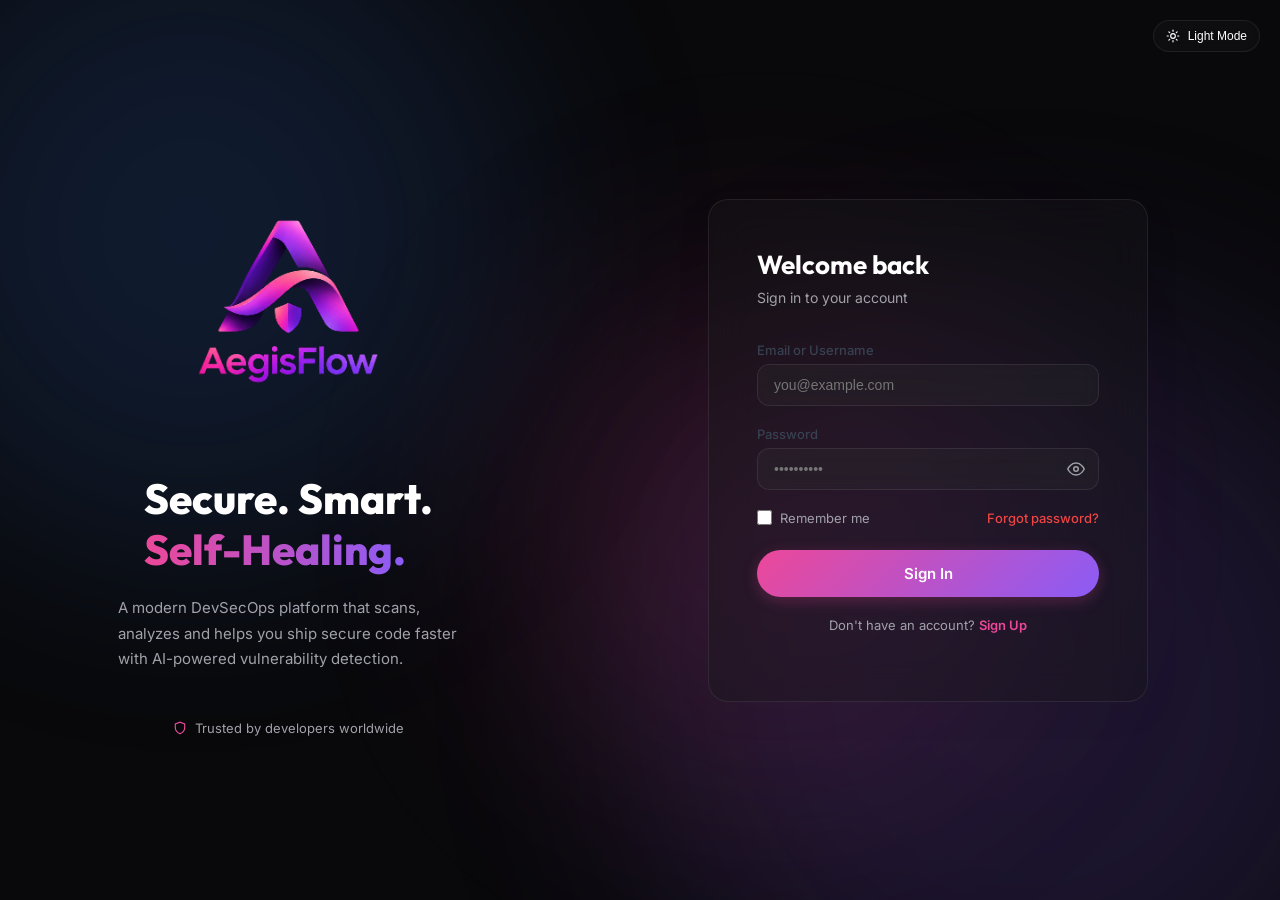
<file: frontend/login.html>
<!DOCTYPE html>
<html lang="en" data-theme="dark">
<head>
<meta charset="UTF-8">
<meta name="viewport" content="width=device-width, initial-scale=1.0">
<link href="https://fonts.googleapis.com/css2?family=Inter:wght@400;500;600;700;800&family=Outfit:wght@500;600;700&display=swap" rel="stylesheet">
<title>AegisFlow — Sign In</title>
<style>
*{margin:0;padding:0;box-sizing:border-box}
body{font-family: 'Inter', sans-serif; display: flex; min-height: 100vh; flex-direction: row; overflow-x: hidden;}
@media(max-width: 900px) { body { flex-direction: column; } .left, .right { padding: 40px 20px; flex: auto; width: 100%; } }
.left { flex: 0 0 45%; display: flex; flex-direction: column; align-items: center; justify-content: center; padding: 60px; position: relative; z-index: 10; }


.brand{display:flex;align-items:center;gap:12px;margin-bottom:40px;position:relative;z-index:1}
.brand-icon{width:44px;height:44px;background:linear-gradient(135deg,#06b6d4,#3b82f6);border-radius:10px;display:flex;align-items:center;justify-content:center;font-size:20px}
.brand-name{font-size:24px;font-weight:700;color:white}
.hero-title{font-size:42px;font-weight:800;color:white;line-height:1.2;margin-bottom:20px;position:relative;z-index:1}
.hero-title span{background:linear-gradient(90deg,#ec4899,#8b5cf6);-webkit-background-clip:text;-webkit-text-fill-color:transparent;background-clip:text}
.hero-desc{color:var(--text-muted);font-size:15px;line-height:1.7;margin-bottom:48px;position:relative;z-index:1;max-width:340px}
.shield-graphic{position:relative;z-index:1;margin-bottom:40px}
.shield-graphic svg{filter:drop-shadow(0 20px 40px rgba(6,182,212,0.3))}
.trust-badge{display:flex;align-items:center;gap:8px;color:var(--text-muted);font-size:13px;position:relative;z-index:1}
.trust-badge svg{color:#ec4899}
.right { flex: 1; display: flex; align-items: center; justify-content: center; padding: 60px 40px; z-index: 10; position: relative; }
.auth-card{background:white;border-radius:20px;padding:48px;width:100%;max-width:440px;box-shadow:0 4px 24px rgba(0,0,0,0.08)}
.card-title{font-size:26px;font-weight:700;color:#0f172a;margin-bottom:8px}
.card-sub{color:var(--text-muted);font-size:14px;margin-bottom:36px}
.form-group{margin-bottom:20px}
.form-label{display:block;font-size:13px;font-weight:500;color:#374151;margin-bottom:6px}
.form-input{width:100%;padding:12px 16px;border:1.5px solid #e5e7eb;border-radius:10px;font-size:14px;color:#0f172a;transition:all 0.2s;outline:none;background:#fafafa}
.form-input:focus{border-color:#ec4899;background:white;box-shadow:0 0 0 3px rgba(6,182,212,0.1)}
.input-wrap{position:relative}
.eye-btn{position:absolute;right:14px;top:50%;transform:translateY(-50%);background:none;border:none;cursor:pointer;color:var(--text-muted);display:flex;align-items:center}
.eye-btn:hover{color:#ec4899}
.row{display:flex;align-items:center;justify-content:space-between;margin-bottom:24px}
.checkbox-label{display:flex;align-items:center;gap:8px;font-size:13px;color:var(--text-muted);cursor:pointer}
.checkbox-label input{accent-color:#ec4899;width:15px;height:15px}
.forgot-link{font-size:13px;color:#ef4444;text-decoration:none;font-weight:500}
.forgot-link:hover{text-decoration:underline}
.btn-primary{width:100%;padding:14px;background:linear-gradient(135deg,#06b6d4 0%,#f97316 100%);color:white;border:none;border-radius:10px;font-size:15px;font-weight:600;cursor:pointer;transition:all 0.2s;margin-bottom:20px}
.btn-primary:hover{transform:translateY(-1px);box-shadow:0 8px 24px rgba(6,182,212,0.35)}
.btn-primary:active{transform:translateY(0)}
.btn-primary:disabled{opacity:0.7;cursor:not-allowed;transform:none}
.divider{text-align:center;color:var(--text-muted);font-size:13px;margin-bottom:20px}
.signup-link{text-align:center;font-size:14px;color:var(--text-muted)}
.signup-link a{color:#ec4899;font-weight:600;text-decoration:none}
.signup-link a:hover{text-decoration:underline}
.msg{padding:12px 16px;border-radius:8px;font-size:13px;margin-bottom:16px;display:none}
.msg.success{background:#dcfce7;color:#166534;border:1px solid #bbf7d0}
.msg.error{background:#fee2e2;color:#991b1b;border:1px solid #fca5a5}
.msg.info{background:#dbeafe;color:#1e40af;border:1px solid #bfdbfe}
.spinner{display:inline-block;width:16px;height:16px;border:2px solid rgba(255,255,255,0.3);border-top-color:white;border-radius:50%;animation:spin 0.8s linear infinite;margin-right:8px;vertical-align:middle}
@keyframes spin{to{transform:rotate(360deg)}}

/* ==============================================================
   PREMIUM GLASSMORPHIC THEME OVERRIDES
   ============================================================== */
:root {
  --bg: #09090b;
  --surface: rgba(24, 24, 27, 0.4);
  --surface-border: rgba(255, 255, 255, 0.08);
  --surface-hover: rgba(255, 255, 255, 0.05);
  --text-main: #ffffff;
  --text-muted: #a1a1aa;
  --text-secondary: #e4e4e7;
  --accent-primary: #8b5cf6;
  --accent-secondary: #ec4899;
  --accent-tertiary: #3b82f6;
  --glow-op: 0.15;
}

[data-theme="light"] {
  --bg: #f8fafc;
  --surface: rgba(255, 255, 255, 0.8);
  --surface-border: rgba(0, 0, 0, 0.05);
  --surface-hover: rgba(0, 0, 0, 0.02);
  --text-main: #0f172a;
  --text-muted: #64748b;
  --text-secondary: #334155;
  --glow-op: 0.1;
}

body{font-family: 'Inter', sans-serif;}

/* Ambient Glows */
.ambient-glow {
  position: fixed; border-radius: 50%; filter: blur(120px); z-index: -1;
  opacity: var(--glow-op); transition: opacity 0.4s ease; pointer-events: none;
}
.glow-1 { top: -10%; left: -10%; width: 50vw; height: 50vw; background: var(--accent-tertiary); }
.glow-2 { bottom: -20%; right: -10%; width: 60vw; height: 60vw; background: var(--accent-primary); }
.glow-3 { top: 30%; left: 40%; width: 40vw; height: 40vw; background: var(--accent-secondary); }

/* Overrides for index.html elements */
.sidebar, .topbar, .card, .stat-card, .toast, .notif-dropdown, .auth-card, .table-container, .code-editor-head {
  background: var(--surface) !important;
  backdrop-filter: blur(20px) !important;
  -webkit-backdrop-filter: blur(20px) !important;
  border-color: var(--surface-border) !important;
  color: var(--text-main) !important;
}

.card-head, .topbar, .sidebar-brand, .sidebar-user, .auth-card { border-color: var(--surface-border) !important; }
.topbar-left h1, .brand-name, .card-title, .user-name, .stat-value, .upload-title, .vuln-title, .info-value, .notif-head, .hero-title, .auth-card h1 { color: var(--text-main) !important; }
.topbar-left p, .nav-item, .card-sub, .upload-sub, .vuln-desc, .text-muted, .empty-title, .empty-sub, .stat-label, .profile-role, .profile-stat-label, .hero-desc, .auth-card p { color: var(--text-muted) !important; }

.nav-item:hover, .user-card:hover, .settings-item:hover, .history-table tr:hover td { background: var(--surface-hover) !important; }

/* Remove old dark mode classes to avoid conflicts */
body.dark-mode { background-color: var(--bg) !important; color: var(--text-main) !important; }

/* Buttons */
.btn-primary, .btn-teal, .btn-coral, .btn-green {
  border-radius: 9999px !important;
  border: none !important;
  background: linear-gradient(135deg, var(--accent-primary), var(--accent-secondary)) !important;
  color: white !important;
}
.btn-primary:hover, .btn-teal:hover, .btn-coral:hover, .btn-green:hover {
  background: linear-gradient(135deg, #7c3aed, #db2777) !important;
  box-shadow: 0 4px 15px rgba(236, 72, 153, 0.4) !important;
}

/* Text Inputs */
.search-box, .edit-input, select, .form-input {
  background: rgba(255, 255, 255, 0.03) !important;
  border-color: var(--surface-border) !important;
  color: var(--text-main) !important;
  backdrop-filter: blur(10px);
}
.search-box input, .form-input { color: var(--text-main) !important; }

/* History Table overrides */
.history-table th { background: rgba(0,0,0,0.05) !important; border-color: var(--surface-border) !important; color: var(--text-muted) !important; }
.history-table td { border-color: var(--surface-border) !important; color: var(--text-secondary) !important; }

/* Left Auth Section */
.left { flex: 0 0 45%; display: flex; flex-direction: column; align-items: center; justify-content: center; padding: 60px; position: relative; z-index: 10; }

</style>
  <link rel="stylesheet" href="theme.css">
</head>
<body>
  <!-- Theme Toggle -->
  <button id="themeToggle" onclick="toggleTheme()" style="position: absolute; top: 20px; right: 20px; z-index: 100; border: 1px solid var(--surface-border); background: var(--surface); padding: 8px 12px; border-radius: 9999px; color: var(--text-main); cursor: pointer; display: flex; align-items: center; gap: 8px; font-size: 12px; font-weight: 500; backdrop-filter: blur(10px);">
    <svg width="14" height="14" viewBox="0 0 24 24" fill="none" stroke="currentColor" stroke-width="2" stroke-linecap="round" stroke-linejoin="round"><circle cx="12" cy="12" r="4"></circle><path d="M12 2v2"></path><path d="M12 20v2"></path><path d="m4.93 4.93 1.41 1.41"></path><path d="m17.66 17.66 1.41 1.41"></path><path d="M2 12h2"></path><path d="M20 12h2"></path><path d="m6.34 17.66-1.41 1.41"></path><path d="m19.07 4.93-1.41 1.41"></path></svg> Light Mode
  </button>

  <!-- Ambient Background -->
  <div class="ambient-glow glow-1"></div>
  <div class="ambient-glow glow-2"></div>
  <div class="ambient-glow glow-3"></div>


<!-- LEFT HERO -->
<div class="left">
  <div class="brand" style="justify-content: center; width: 100%; margin-bottom: 30px;">
    <img src="logo.png" alt="AegisFlow Logo" style="height: 280px">
  </div>
  <h1 class="hero-title">Secure. Smart.<br><span>Self-Healing.</span></h1>
  <p class="hero-desc">A modern DevSecOps platform that scans, analyzes and helps you ship secure code faster with AI-powered vulnerability detection.</p>
  <div class="trust-badge">
    <svg width="14" height="14" fill="none" stroke="#ec4899" stroke-width="2" viewBox="0 0 24 24"><path d="M12 22s8-4 8-10V5l-8-3-8 3v7c0 6 8 10 8 10z"/></svg>
    Trusted by developers worldwide
  </div>
</div>

<!-- RIGHT FORM -->
<div class="right">
  <div class="auth-card">
    <h1 class="card-title">Welcome back</h1>
    <p class="card-sub">Sign in to your account</p>

    <div id="msg" class="msg"></div>

    <form onsubmit="handleLogin(event)">
      <div class="form-group">
        <label class="form-label">Email or Username</label>
        <input class="form-input" type="text" id="username" placeholder="you@example.com" required autocomplete="username">
      </div>

      <div class="form-group">
        <label class="form-label">Password</label>
        <div class="input-wrap">
          <input class="form-input" type="password" id="password" placeholder="••••••••••" required autocomplete="current-password" style="padding-right:42px">
          <button type="button" class="eye-btn" onclick="togglePwd('password',this)">
            <svg width="18" height="18" fill="none" stroke="currentColor" stroke-width="2" viewBox="0 0 24 24"><path d="M1 12s4-8 11-8 11 8 11 8-4 8-11 8-11-8-11-8z"/><circle cx="12" cy="12" r="3"/></svg>
          </button>
        </div>
      </div>

      <div class="row">
        <label class="checkbox-label">
          <input type="checkbox" id="rememberMe"> Remember me
        </label>
        <a href="#" class="forgot-link">Forgot password?</a>
      </div>

      <button type="submit" class="btn-primary" id="loginBtn">Sign In</button>
    </form>

    <div class="divider">Don't have an account? <a href="register.html" style="color:#ec4899;font-weight:600;text-decoration:none">Sign Up</a></div>
  </div>
</div>

<script>
const API = 'https://aegisflow-api-phw6.onrender.com';

function showMsg(text, type='error') {
  const el = document.getElementById('msg');
  el.textContent = text;
  el.className = `msg ${type}`;
  el.style.display = 'block';
}

function togglePwd(id, btn) {
  const inp = document.getElementById(id);
  if (inp.type === 'password') {
    inp.type = 'text';
    btn.innerHTML = '<svg width="18" height="18" fill="none" stroke="currentColor" stroke-width="2" viewBox="0 0 24 24"><path d="M17.94 17.94A10.07 10.07 0 0 1 12 20c-7 0-11-8-11-8a18.45 18.45 0 0 1 5.06-5.94M9.9 4.24A9.12 9.12 0 0 1 12 4c7 0 11 8 11 8a18.5 18.5 0 0 1-2.16 3.19m-6.72-1.07a3 3 0 1 1-4.24-4.24"/><line x1="1" y1="1" x2="23" y2="23"/></svg>';
  } else {
    inp.type = 'password';
    btn.innerHTML = '<svg width="18" height="18" fill="none" stroke="currentColor" stroke-width="2" viewBox="0 0 24 24"><path d="M1 12s4-8 11-8 11 8 11 8-4 8-11 8-11-8-11-8z"/><circle cx="12" cy="12" r="3"/></svg>';
  }
}

async function handleLogin(e) {
  e.preventDefault();
  const btn = document.getElementById('loginBtn');
  btn.disabled = true;
  btn.innerHTML = '<span class="spinner"></span>Signing in...';

  try {
    const payload = {
      username: document.getElementById('username').value.trim(),
      password: document.getElementById('password').value,
      rememberMe: document.getElementById('rememberMe').checked
    };

    console.log('Login attempt:', payload.username);

    const res = await fetch(`${API}/api/auth/login`, {
      method: 'POST',
      headers: {'Content-Type': 'application/json'},
      body: JSON.stringify(payload)
    });

    const data = await res.json();
    console.log('Login response:', res.status, data);

    if (res.ok && data.access_token) {
      localStorage.setItem('access_token', data.access_token);
      localStorage.setItem('user_profile', JSON.stringify(data.user));
      showMsg('✓ Login successful! Redirecting...', 'success');
      setTimeout(() => { window.location.href = 'index.html'; }, 800);
    } else {
      showMsg('✗ ' + (data.detail || 'Invalid credentials'), 'error');
      btn.disabled = false;
      btn.innerHTML = 'Sign In';
    }
  } catch (err) {
    console.error('Login error:', err);
    showMsg('✗ Cannot connect to server on port 8000. Is backend running?', 'error');
    btn.disabled = false;
    btn.innerHTML = 'Sign In';
  }
}

// Redirect if already logged in
if (localStorage.getItem('access_token')) {
  window.location.href = 'index.html';
}
</script>
<script>

    // Theme Toggling Logic
    function toggleTheme() {
      const html = document.documentElement;
      const btn = document.getElementById('themeToggle');
      if (html.getAttribute('data-theme') === 'dark') {
        html.setAttribute('data-theme', 'light');
        if(btn) btn.innerHTML = '<svg width="14" height="14" viewBox="0 0 24 24" fill="none" stroke="currentColor" stroke-width="2" stroke-linecap="round" stroke-linejoin="round"><path d="M12 3a6 6 0 0 0 9 9 9 9 0 1 1-9-9Z"></path></svg> Dark Mode';
        localStorage.setItem('aegisflow-theme', 'light');
      } else {
        html.setAttribute('data-theme', 'dark');
        if(btn) btn.innerHTML = '<svg width="14" height="14" viewBox="0 0 24 24" fill="none" stroke="currentColor" stroke-width="2" stroke-linecap="round" stroke-linejoin="round"><circle cx="12" cy="12" r="4"></circle><path d="M12 2v2"></path><path d="M12 20v2"></path><path d="m4.93 4.93 1.41 1.41"></path><path d="m17.66 17.66 1.41 1.41"></path><path d="M2 12h2"></path><path d="M20 12h2"></path><path d="m6.34 17.66-1.41 1.41"></path><path d="m19.07 4.93-1.41 1.41"></path></svg> Light Mode';
        localStorage.setItem('aegisflow-theme', 'dark');
      }
    }

    const savedTheme = localStorage.getItem('aegisflow-theme') || 'dark';
    document.documentElement.setAttribute('data-theme', savedTheme);
    window.addEventListener('DOMContentLoaded', () => {
        const btn = document.getElementById('themeToggle');
        if(btn) {
           btn.innerHTML = savedTheme === 'light' ? '<svg width="14" height="14" viewBox="0 0 24 24" fill="none" stroke="currentColor" stroke-width="2" stroke-linecap="round" stroke-linejoin="round"><path d="M12 3a6 6 0 0 0 9 9 9 9 0 1 1-9-9Z"></path></svg> Dark Mode' : '<svg width="14" height="14" viewBox="0 0 24 24" fill="none" stroke="currentColor" stroke-width="2" stroke-linecap="round" stroke-linejoin="round"><circle cx="12" cy="12" r="4"></circle><path d="M12 2v2"></path><path d="M12 20v2"></path><path d="m4.93 4.93 1.41 1.41"></path><path d="m17.66 17.66 1.41 1.41"></path><path d="M2 12h2"></path><path d="M20 12h2"></path><path d="m6.34 17.66-1.41 1.41"></path><path d="m19.07 4.93-1.41 1.41"></path></svg> Light Mode';
        }
    });

</script>
</body>
</html>
</file>
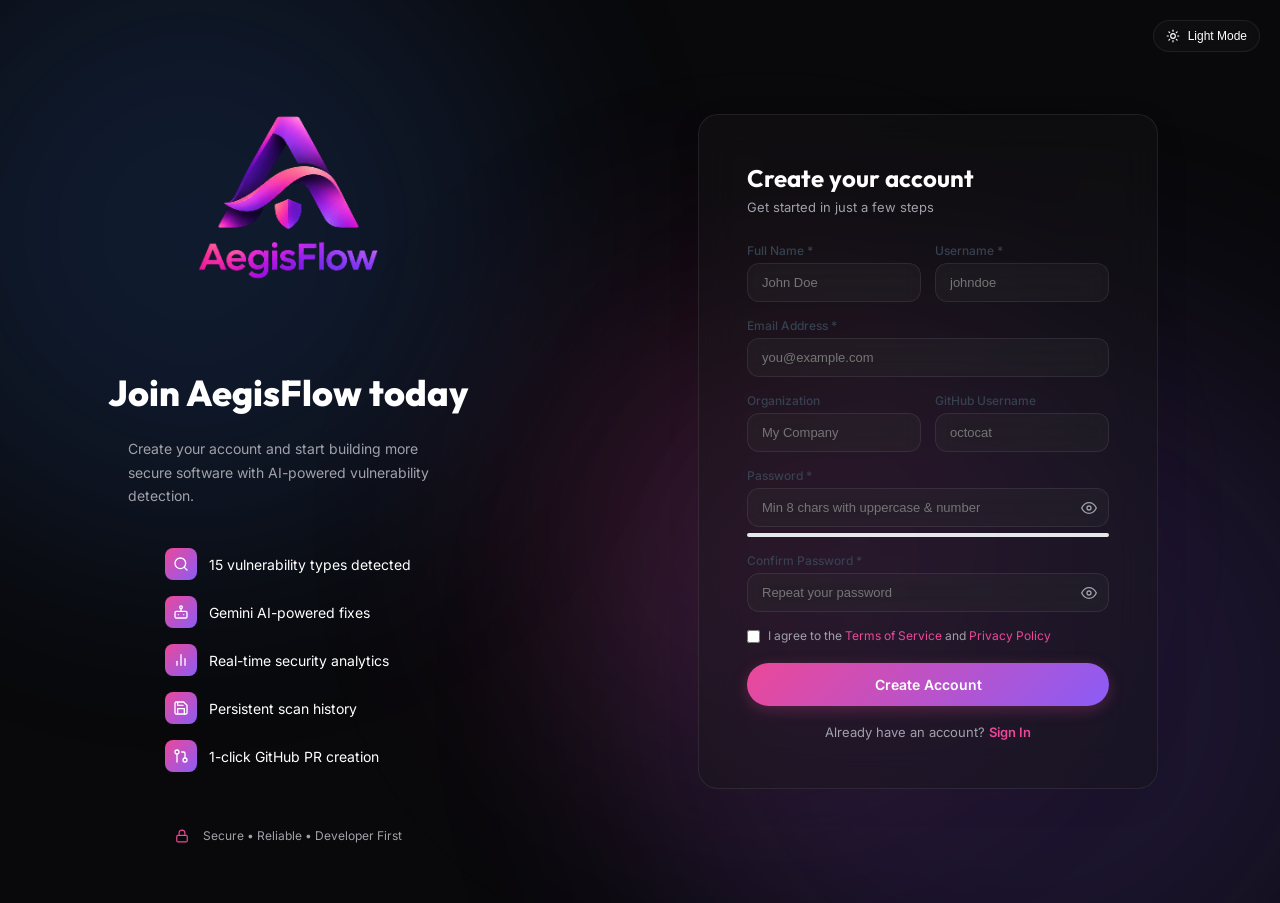
<file: frontend/register.html>
<!DOCTYPE html>
<html lang="en" data-theme="dark">
<head>
<meta charset="UTF-8">
<meta name="viewport" content="width=device-width, initial-scale=1.0">
<link href="https://fonts.googleapis.com/css2?family=Inter:wght@400;500;600;700;800&family=Outfit:wght@500;600;700&display=swap" rel="stylesheet">
<title>AegisFlow — Create Account</title>
<style>
*{margin:0;padding:0;box-sizing:border-box}
body{font-family: 'Inter', sans-serif; display: flex; min-height: 100vh; flex-direction: row; overflow-x: hidden;}
@media(max-width: 900px) { body { flex-direction: column; } .left, .right { padding: 40px 20px; flex: auto; width: 100%; } }
.left { flex: 0 0 45%; display: flex; flex-direction: column; align-items: center; justify-content: center; padding: 60px; position: relative; z-index: 10; }

.brand{display:flex;align-items:center;gap:12px;margin-bottom:40px;position:relative;z-index:1}
.brand-icon{width:44px;height:44px;background:linear-gradient(135deg,#06b6d4,#3b82f6);border-radius:10px;display:flex;align-items:center;justify-content:center;font-size:20px}
.brand-name{font-size:24px;font-weight:700;color:white}
.hero-title{font-size:36px;font-weight:800;color:white;line-height:1.3;margin-bottom:20px;position:relative;z-index:1}
.hero-sub{color:var(--text-muted);font-size:14px;line-height:1.7;margin-bottom:40px;position:relative;z-index:1;max-width:320px}
.features{position:relative;z-index:1}
.feature{display:flex;align-items:center;gap:12px;margin-bottom:16px;color:var(--text-main);font-size:14px}
.feature-icon{width:32px;height:32px;background:linear-gradient(135deg, #ec4899, #8b5cf6);border:none;color:white;border-radius:8px;display:flex;align-items:center;justify-content:center;font-size:14px;flex-shrink:0}
.trust{display:flex;align-items:center;gap:8px;color:var(--text-muted);font-size:12px;margin-top:40px;position:relative;z-index:1}
.right { flex: 1; display: flex; align-items: center; justify-content: center; padding: 60px 40px; z-index: 10; position: relative; }
.auth-card{background:white;border-radius:20px;padding:48px;width:100%;max-width:460px;box-shadow:0 4px 24px rgba(0,0,0,0.08)}
.card-title{font-size:24px;font-weight:700;color:#0f172a;margin-bottom:6px}
.card-sub{color:var(--text-muted);font-size:13px;margin-bottom:28px}
.form-row{display:grid;grid-template-columns:1fr 1fr;gap:14px}
.form-group{margin-bottom:16px}
.form-label{display:block;font-size:12px;font-weight:500;color:#374151;margin-bottom:5px}
.form-input{width:100%;padding:11px 14px;border:1.5px solid #e5e7eb;border-radius:9px;font-size:13px;color:#0f172a;transition:all 0.2s;outline:none;background:#fafafa}
.form-input:focus{border-color:#ec4899;background:white;box-shadow:0 0 0 3px rgba(6,182,212,0.1)}
.form-input.error-field{border-color:#ef4444}
.input-wrap{position:relative}
.eye-btn{position:absolute;right:12px;top:50%;transform:translateY(-50%);background:none;border:none;cursor:pointer;color:var(--text-muted);display:flex}
.strength-bar{height:4px;border-radius:2px;background:#e5e7eb;margin-top:6px;overflow:hidden}
.strength-fill{height:100%;border-radius:2px;transition:all 0.3s;width:0%}
.strength-label{font-size:10px;margin-top:3px}
.terms{display:flex;align-items:flex-start;gap:8px;font-size:12px;color:var(--text-muted);margin-bottom:20px}
.terms input{margin-top:2px;accent-color:#ec4899}
.terms a{color:#ec4899;text-decoration:none}
.btn-primary{width:100%;padding:13px;background:linear-gradient(135deg,#06b6d4 0%,#f97316 100%);color:white;border:none;border-radius:10px;font-size:14px;font-weight:600;cursor:pointer;transition:all 0.2s}
.btn-primary:hover{transform:translateY(-1px);box-shadow:0 8px 24px rgba(6,182,212,0.3)}
.btn-primary:disabled{opacity:0.7;cursor:not-allowed;transform:none}
.signin-row{text-align:center;font-size:13px;color:var(--text-muted);margin-top:18px}
.signin-row a{color:#ec4899;font-weight:600;text-decoration:none}
.msg{padding:10px 14px;border-radius:8px;font-size:12px;margin-bottom:14px;display:none}
.msg.success{background:#dcfce7;color:#166534;border:1px solid #bbf7d0}
.msg.error{background:#fee2e2;color:#991b1b;border:1px solid #fca5a5}
.spinner{display:inline-block;width:14px;height:14px;border:2px solid rgba(255,255,255,0.3);border-top-color:white;border-radius:50%;animation:spin 0.8s linear infinite;margin-right:6px;vertical-align:middle}
@keyframes spin{to{transform:rotate(360deg)}}

/* ==============================================================
   PREMIUM GLASSMORPHIC THEME OVERRIDES
   ============================================================== */
:root {
  --bg: #09090b;
  --surface: rgba(24, 24, 27, 0.4);
  --surface-border: rgba(255, 255, 255, 0.08);
  --surface-hover: rgba(255, 255, 255, 0.05);
  --text-main: #ffffff;
  --text-muted: #a1a1aa;
  --text-secondary: #e4e4e7;
  --accent-primary: #8b5cf6;
  --accent-secondary: #ec4899;
  --accent-tertiary: #3b82f6;
  --glow-op: 0.15;
}

[data-theme="light"] {
  --bg: #f8fafc;
  --surface: rgba(255, 255, 255, 0.8);
  --surface-border: rgba(0, 0, 0, 0.05);
  --surface-hover: rgba(0, 0, 0, 0.02);
  --text-main: #0f172a;
  --text-muted: #64748b;
  --text-secondary: #334155;
  --glow-op: 0.1;
}

body{font-family: 'Inter', sans-serif;}

/* Ambient Glows */
.ambient-glow {
  position: fixed; border-radius: 50%; filter: blur(120px); z-index: -1;
  opacity: var(--glow-op); transition: opacity 0.4s ease; pointer-events: none;
}
.glow-1 { top: -10%; left: -10%; width: 50vw; height: 50vw; background: var(--accent-tertiary); }
.glow-2 { bottom: -20%; right: -10%; width: 60vw; height: 60vw; background: var(--accent-primary); }
.glow-3 { top: 30%; left: 40%; width: 40vw; height: 40vw; background: var(--accent-secondary); }

/* Overrides for index.html elements */
.sidebar, .topbar, .card, .stat-card, .toast, .notif-dropdown, .auth-card, .table-container, .code-editor-head {
  background: var(--surface) !important;
  backdrop-filter: blur(20px) !important;
  -webkit-backdrop-filter: blur(20px) !important;
  border-color: var(--surface-border) !important;
  color: var(--text-main) !important;
}

.card-head, .topbar, .sidebar-brand, .sidebar-user, .auth-card { border-color: var(--surface-border) !important; }
.topbar-left h1, .brand-name, .card-title, .user-name, .stat-value, .upload-title, .vuln-title, .info-value, .notif-head, .hero-title, .auth-card h1 { color: var(--text-main) !important; }
.topbar-left p, .nav-item, .card-sub, .upload-sub, .vuln-desc, .text-muted, .empty-title, .empty-sub, .stat-label, .profile-role, .profile-stat-label, .hero-desc, .auth-card p { color: var(--text-muted) !important; }

.nav-item:hover, .user-card:hover, .settings-item:hover, .history-table tr:hover td { background: var(--surface-hover) !important; }

/* Remove old dark mode classes to avoid conflicts */
body.dark-mode { background-color: var(--bg) !important; color: var(--text-main) !important; }

/* Buttons */
.btn-primary, .btn-teal, .btn-coral, .btn-green {
  border-radius: 9999px !important;
  border: none !important;
  background: linear-gradient(135deg, var(--accent-primary), var(--accent-secondary)) !important;
  color: white !important;
}
.btn-primary:hover, .btn-teal:hover, .btn-coral:hover, .btn-green:hover {
  background: linear-gradient(135deg, #7c3aed, #db2777) !important;
  box-shadow: 0 4px 15px rgba(236, 72, 153, 0.4) !important;
}

/* Text Inputs */
.search-box, .edit-input, select, .form-input {
  background: rgba(255, 255, 255, 0.03) !important;
  border-color: var(--surface-border) !important;
  color: var(--text-main) !important;
  backdrop-filter: blur(10px);
}
.search-box input, .form-input { color: var(--text-main) !important; }

/* History Table overrides */
.history-table th { background: rgba(0,0,0,0.05) !important; border-color: var(--surface-border) !important; color: var(--text-muted) !important; }
.history-table td { border-color: var(--surface-border) !important; color: var(--text-secondary) !important; }

/* Left Auth Section */
.left { flex: 0 0 45%; display: flex; flex-direction: column; align-items: center; justify-content: center; padding: 60px; position: relative; z-index: 10; }

</style>
  <link rel="stylesheet" href="theme.css">
</head>
<body>
  <!-- Theme Toggle -->
  <button id="themeToggle" onclick="toggleTheme()" style="position: absolute; top: 20px; right: 20px; z-index: 100; border: 1px solid var(--surface-border); background: var(--surface); padding: 8px 12px; border-radius: 9999px; color: var(--text-main); cursor: pointer; display: flex; align-items: center; gap: 8px; font-size: 12px; font-weight: 500; backdrop-filter: blur(10px);">
    <svg width="14" height="14" viewBox="0 0 24 24" fill="none" stroke="currentColor" stroke-width="2" stroke-linecap="round" stroke-linejoin="round"><circle cx="12" cy="12" r="4"></circle><path d="M12 2v2"></path><path d="M12 20v2"></path><path d="m4.93 4.93 1.41 1.41"></path><path d="m17.66 17.66 1.41 1.41"></path><path d="M2 12h2"></path><path d="M20 12h2"></path><path d="m6.34 17.66-1.41 1.41"></path><path d="m19.07 4.93-1.41 1.41"></path></svg> Light Mode
  </button>

  <!-- Ambient Background -->
  <div class="ambient-glow glow-1"></div>
  <div class="ambient-glow glow-2"></div>
  <div class="ambient-glow glow-3"></div>


<div class="left">
  <div class="brand" style="justify-content: center; width: 100%; margin-bottom: 30px;">
    <img src="logo.png" alt="AegisFlow Logo" style="height: 280px">
  </div>
  <h1 class="hero-title">Join AegisFlow today</h1>
  <p class="hero-sub">Create your account and start building more secure software with AI-powered vulnerability detection.</p>
  <div class="features">
    <div class="feature"><div class="feature-icon"><svg width="16" height="16" viewBox="0 0 24 24" fill="none" stroke="currentColor" stroke-width="2" stroke-linecap="round" stroke-linejoin="round"><circle cx="11" cy="11" r="8"></circle><line x1="21" y1="21" x2="16.65" y2="16.65"></line></svg></div>15 vulnerability types detected</div>
    <div class="feature"><div class="feature-icon"><svg width="16" height="16" viewBox="0 0 24 24" fill="none" stroke="currentColor" stroke-width="2" stroke-linecap="round" stroke-linejoin="round"><rect x="3" y="11" width="18" height="10" rx="2"></rect><circle cx="12" cy="5" r="2"></circle><path d="M12 7v4"></path><line x1="8" y1="16" x2="8" y2="16"></line><line x1="16" y1="16" x2="16" y2="16"></line></svg></div>Gemini AI-powered fixes</div>
    <div class="feature"><div class="feature-icon"><svg width="16" height="16" viewBox="0 0 24 24" fill="none" stroke="currentColor" stroke-width="2" stroke-linecap="round" stroke-linejoin="round"><line x1="18" y1="20" x2="18" y2="10"></line><line x1="12" y1="20" x2="12" y2="4"></line><line x1="6" y1="20" x2="6" y2="14"></line></svg></div>Real-time security analytics</div>
    <div class="feature"><div class="feature-icon"><svg width="16" height="16" viewBox="0 0 24 24" fill="none" stroke="currentColor" stroke-width="2" stroke-linecap="round" stroke-linejoin="round"><path d="M19 21H5a2 2 0 0 1-2-2V5a2 2 0 0 1 2-2h11l5 5v11a2 2 0 0 1-2 2z"></path><polyline points="17 21 17 13 7 13 7 21"></polyline><polyline points="7 3 7 8 15 8"></polyline></svg></div>Persistent scan history</div>
    <div class="feature"><div class="feature-icon"><svg width="16" height="16" viewBox="0 0 24 24" fill="none" stroke="currentColor" stroke-width="2" stroke-linecap="round" stroke-linejoin="round"><circle cx="18" cy="18" r="3"></circle><circle cx="6" cy="6" r="3"></circle><path d="M13 6h3a2 2 0 0 1 2 2v7"></path><line x1="6" y1="9" x2="6" y2="21"></line></svg></div>1-click GitHub PR creation</div>
  </div>
  <div class="trust"><svg width="14" height="14" viewBox="0 0 24 24" fill="none" stroke="currentColor" stroke-width="2" stroke-linecap="round" stroke-linejoin="round" style="color:#ec4899;margin-right:6px"><rect x="3" y="11" width="18" height="11" rx="2" ry="2"></rect><path d="M7 11V7a5 5 0 0 1 10 0v4"></path></svg>Secure • Reliable • Developer First</div>
</div>

<div class="right">
  <div class="auth-card">
    <h1 class="card-title">Create your account</h1>
    <p class="card-sub">Get started in just a few steps</p>
    <div id="msg" class="msg"></div>

    <form onsubmit="handleRegister(event)">
      <div class="form-row">
        <div class="form-group">
          <label class="form-label">Full Name *</label>
          <input class="form-input" type="text" id="full_name" placeholder="John Doe" required>
        </div>
        <div class="form-group">
          <label class="form-label">Username *</label>
          <input class="form-input" type="text" id="username" placeholder="johndoe" required>
        </div>
      </div>

      <div class="form-group">
        <label class="form-label">Email Address *</label>
        <input class="form-input" type="email" id="email" placeholder="you@example.com" required>
      </div>

      <div class="form-row">
        <div class="form-group">
          <label class="form-label">Organization</label>
          <input class="form-input" type="text" id="organization" placeholder="My Company">
        </div>
        <div class="form-group">
          <label class="form-label">GitHub Username</label>
          <input class="form-input" type="text" id="github_username" placeholder="octocat">
        </div>
      </div>

      <div class="form-group">
        <label class="form-label">Password *</label>
        <div class="input-wrap">
          <input class="form-input" type="password" id="password" placeholder="Min 8 chars with uppercase & number" required style="padding-right:40px" oninput="checkStrength(this.value)">
          <button type="button" class="eye-btn" onclick="togglePwd('password',this)">
            <svg width="16" height="16" fill="none" stroke="currentColor" stroke-width="2" viewBox="0 0 24 24"><path d="M1 12s4-8 11-8 11 8 11 8-4 8-11 8-11-8-11-8z"/><circle cx="12" cy="12" r="3"/></svg>
          </button>
        </div>
        <div class="strength-bar"><div class="strength-fill" id="strengthFill"></div></div>
        <div class="strength-label" id="strengthLabel"></div>
      </div>

      <div class="form-group">
        <label class="form-label">Confirm Password *</label>
        <div class="input-wrap">
          <input class="form-input" type="password" id="confirm_password" placeholder="Repeat your password" required style="padding-right:40px">
          <button type="button" class="eye-btn" onclick="togglePwd('confirm_password',this)">
            <svg width="16" height="16" fill="none" stroke="currentColor" stroke-width="2" viewBox="0 0 24 24"><path d="M1 12s4-8 11-8 11 8 11 8-4 8-11 8-11-8-11-8z"/><circle cx="12" cy="12" r="3"/></svg>
          </button>
        </div>
      </div>

      <div class="terms">
        <input type="checkbox" id="terms" required>
        <span>I agree to the <a href="#">Terms of Service</a> and <a href="#">Privacy Policy</a></span>
      </div>

      <button type="submit" class="btn-primary" id="regBtn">Create Account</button>
    </form>

    <div class="signin-row">Already have an account? <a href="login.html">Sign In</a></div>
  </div>
</div>

<script>
const API = 'https://aegisflow-api-phw6.onrender.com';

function showMsg(text, type='error') {
  const el = document.getElementById('msg');
  el.textContent = text;
  el.className = `msg ${type}`;
  el.style.display = 'block';
}

function togglePwd(id, btn) {
  const inp = document.getElementById(id);
  inp.type = inp.type === 'password' ? 'text' : 'password';
}

function checkStrength(val) {
  let score = 0;
  if (val.length >= 8) score++;
  if (val.length >= 12) score++;
  if (/[A-Z]/.test(val)) score++;
  if (/[0-9]/.test(val)) score++;
  if (/[^A-Za-z0-9]/.test(val)) score++;

  const fill = document.getElementById('strengthFill');
  const label = document.getElementById('strengthLabel');
  const pct = (score / 5) * 100;
  fill.style.width = pct + '%';

  if (score <= 1) { fill.style.background='#ef4444'; label.textContent='Weak'; label.style.color='#ef4444'; }
  else if (score <= 3) { fill.style.background='#f59e0b'; label.textContent='Medium'; label.style.color='#f59e0b'; }
  else { fill.style.background='#10b981'; label.textContent='Strong ✓'; label.style.color='#10b981'; }
}

async function handleRegister(e) {
  e.preventDefault();
  const btn = document.getElementById('regBtn');
  const pwd = document.getElementById('password').value;
  const cpwd = document.getElementById('confirm_password').value;

  if (pwd !== cpwd) { showMsg('Passwords do not match', 'error'); return; }
  if (pwd.length < 8) { showMsg('Password must be at least 8 characters', 'error'); return; }

  btn.disabled = true;
  btn.innerHTML = '<span class="spinner"></span>Creating account...';

  try {
    const payload = {
      full_name: document.getElementById('full_name').value.trim(),
      email: document.getElementById('email').value.trim(),
      username: document.getElementById('username').value.trim(),
      password: pwd,
      organization: document.getElementById('organization').value.trim() || '',
      github_username: document.getElementById('github_username').value.trim() || '',
    };

    console.log('Sending:', payload);

    const res = await fetch(`${API}/api/auth/register`, {
      method: 'POST',
      headers: {
        'Content-Type': 'application/json',
      },
      body: JSON.stringify(payload)
    });

    const data = await res.json();
    console.log('Response:', res.status, data);

    if (res.ok && data.success) {
      showMsg('✓ Account created! Redirecting to login...', 'success');
      setTimeout(() => { window.location.href = 'login.html'; }, 1500);
    } else {
      const errMsg = data.detail || data.message || 'Registration failed';
      showMsg('✗ ' + errMsg, 'error');
      btn.disabled = false;
      btn.innerHTML = 'Create Account';
    }
  } catch (err) {
    console.error('Error:', err);
    showMsg('✗ Cannot connect to backend. Is the server running on port 8000?', 'error');
    btn.disabled = false;
    btn.innerHTML = 'Create Account';
  }
}

if (localStorage.getItem('access_token')) {
  window.location.href = 'index.html';
}
</script>
<script>

    // Theme Toggling Logic
    function toggleTheme() {
      const html = document.documentElement;
      const btn = document.getElementById('themeToggle');
      if (html.getAttribute('data-theme') === 'dark') {
        html.setAttribute('data-theme', 'light');
        if(btn) btn.innerHTML = '<svg width="14" height="14" viewBox="0 0 24 24" fill="none" stroke="currentColor" stroke-width="2" stroke-linecap="round" stroke-linejoin="round"><path d="M12 3a6 6 0 0 0 9 9 9 9 0 1 1-9-9Z"></path></svg> Dark Mode';
        localStorage.setItem('aegisflow-theme', 'light');
      } else {
        html.setAttribute('data-theme', 'dark');
        if(btn) btn.innerHTML = '<svg width="14" height="14" viewBox="0 0 24 24" fill="none" stroke="currentColor" stroke-width="2" stroke-linecap="round" stroke-linejoin="round"><circle cx="12" cy="12" r="4"></circle><path d="M12 2v2"></path><path d="M12 20v2"></path><path d="m4.93 4.93 1.41 1.41"></path><path d="m17.66 17.66 1.41 1.41"></path><path d="M2 12h2"></path><path d="M20 12h2"></path><path d="m6.34 17.66-1.41 1.41"></path><path d="m19.07 4.93-1.41 1.41"></path></svg> Light Mode';
        localStorage.setItem('aegisflow-theme', 'dark');
      }
    }

    const savedTheme = localStorage.getItem('aegisflow-theme') || 'dark';
    document.documentElement.setAttribute('data-theme', savedTheme);
    window.addEventListener('DOMContentLoaded', () => {
        const btn = document.getElementById('themeToggle');
        if(btn) {
           btn.innerHTML = savedTheme === 'light' ? '<svg width="14" height="14" viewBox="0 0 24 24" fill="none" stroke="currentColor" stroke-width="2" stroke-linecap="round" stroke-linejoin="round"><path d="M12 3a6 6 0 0 0 9 9 9 9 0 1 1-9-9Z"></path></svg> Dark Mode' : '<svg width="14" height="14" viewBox="0 0 24 24" fill="none" stroke="currentColor" stroke-width="2" stroke-linecap="round" stroke-linejoin="round"><circle cx="12" cy="12" r="4"></circle><path d="M12 2v2"></path><path d="M12 20v2"></path><path d="m4.93 4.93 1.41 1.41"></path><path d="m17.66 17.66 1.41 1.41"></path><path d="M2 12h2"></path><path d="M20 12h2"></path><path d="m6.34 17.66-1.41 1.41"></path><path d="m19.07 4.93-1.41 1.41"></path></svg> Light Mode';
        }
    });

</script>
</body>
</html>
</file>
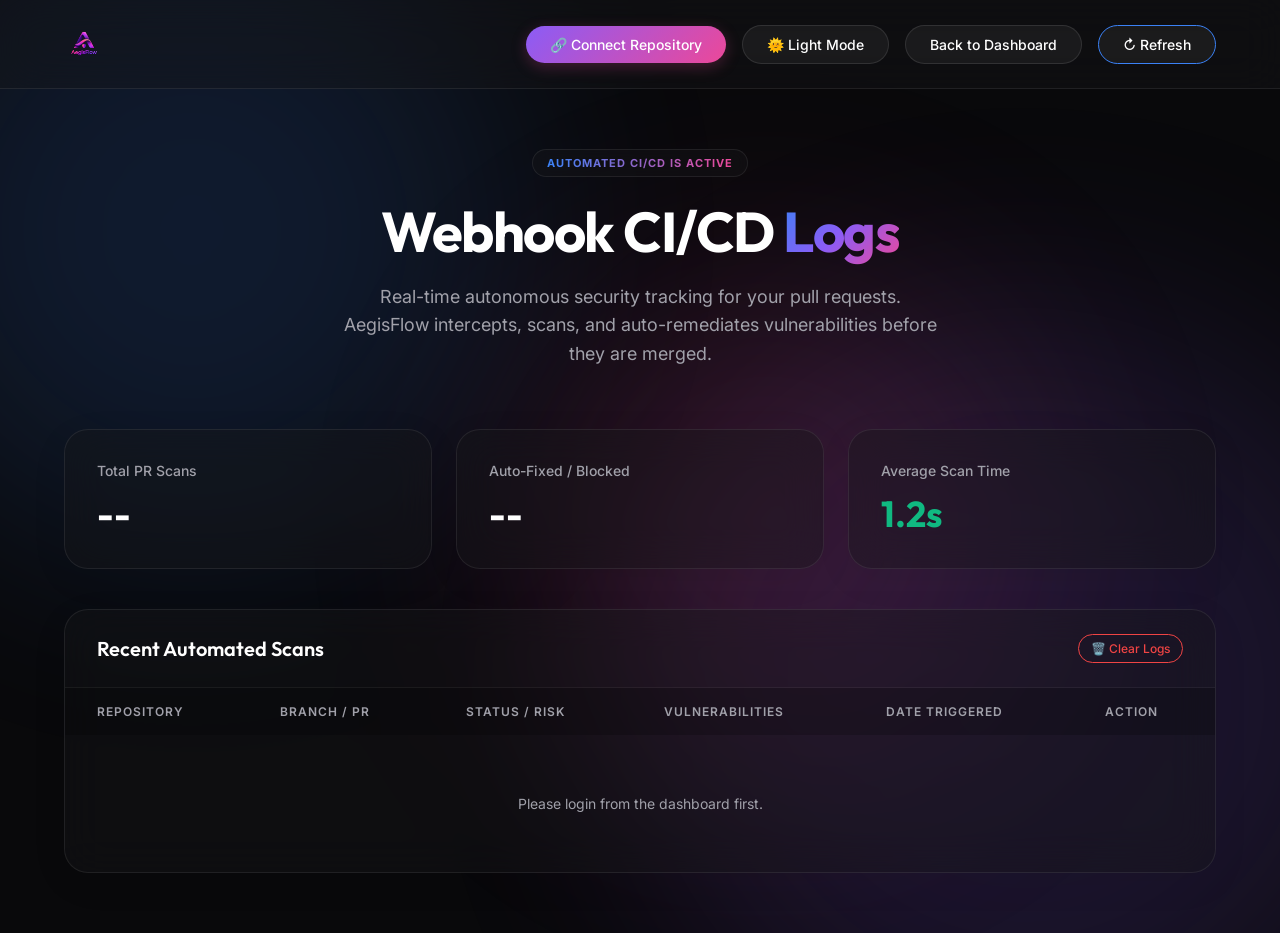
<file: frontend/webhooks.html>
<!DOCTYPE html>
<html lang="en" data-theme="dark">
<head>
  <meta charset="UTF-8">
  <meta name="viewport" content="width=device-width, initial-scale=1.0">
  <title>AegisFlow — CI/CD Webhook Logs</title>
  <link rel="preconnect" href="https://fonts.googleapis.com">
  <link rel="preconnect" href="https://fonts.gstatic.com" crossorigin>
  <link href="https://fonts.googleapis.com/css2?family=Inter:wght@400;500;600;700;800&family=Outfit:wght@500;600;700&display=swap" rel="stylesheet">
  <style>
    /* ==============================================================
       Premium "Dark X" & "Light Mode" Aesthetic CSS
       ============================================================== */
    :root {
      /* Dark Theme (Default) */
      --bg: #09090b;
      --surface: rgba(24, 24, 27, 0.4);
      --surface-border: rgba(255, 255, 255, 0.08);
      --surface-hover: rgba(255, 255, 255, 0.05);
      --text-main: #ffffff;
      --text-muted: #a1a1aa;
      --text-secondary: #e4e4e7;
      
      --accent-primary: #8b5cf6;
      --accent-secondary: #ec4899;
      --accent-tertiary: #3b82f6;
      
      --glow-op: 0.15;
      
      --success: #10b981;
      --success-bg: rgba(16, 185, 129, 0.15);
      --error: #ef4444;
      --error-bg: rgba(239, 68, 68, 0.15);
      --pending: #f59e0b;
      --pending-bg: rgba(245, 158, 11, 0.15);
      
      --btn-bg: rgba(255, 255, 255, 0.05);
      --btn-border: rgba(255, 255, 255, 0.1);
      --btn-text: #ffffff;
      --btn-hover: rgba(255, 255, 255, 0.1);
      
      --table-border: rgba(255, 255, 255, 0.05);
      --th-bg: rgba(0, 0, 0, 0.2);
    }
    
    [data-theme="light"] {
      /* Light Theme */
      --bg: #f8fafc;
      --surface: rgba(255, 255, 255, 0.8);
      --surface-border: rgba(0, 0, 0, 0.05);
      --surface-hover: rgba(0, 0, 0, 0.02);
      --text-main: #0f172a;
      --text-muted: #64748b;
      --text-secondary: #334155;
      
      --glow-op: 0.1;
      
      --btn-bg: #ffffff;
      --btn-border: #e2e8f0;
      --btn-text: #0f172a;
      --btn-hover: #f1f5f9;
      
      --table-border: rgba(0, 0, 0, 0.05);
      --th-bg: rgba(0, 0, 0, 0.02);
    }

    * { margin: 0; padding: 0; box-sizing: border-box; }
    
    body {
      font-family: 'Inter', sans-serif;
      background-color: var(--bg);
      color: var(--text-main);
      min-height: 100vh;
      overflow-x: hidden;
      position: relative;
      transition: background-color 0.4s ease, color 0.4s ease;
    }

    /* Immersive Ambient Glow Backgrounds */
    .ambient-glow {
      position: fixed;
      border-radius: 50%;
      filter: blur(120px);
      z-index: -1;
      opacity: var(--glow-op);
      transition: opacity 0.4s ease;
      pointer-events: none;
    }
    .glow-1 { top: -10%; left: -10%; width: 50vw; height: 50vw; background: var(--accent-tertiary); }
    .glow-2 { bottom: -20%; right: -10%; width: 60vw; height: 60vw; background: var(--accent-primary); }
    .glow-3 { top: 30%; left: 40%; width: 40vw; height: 40vw; background: var(--accent-secondary); }

    /* Navigation / Header */
    header {
      display: flex;
      justify-content: space-between;
      align-items: center;
      padding: 24px 5%;
      border-bottom: 1px solid var(--surface-border);
      background: var(--surface);
      backdrop-filter: blur(20px);
      -webkit-backdrop-filter: blur(20px);
      position: sticky;
      top: 0;
      z-index: 100;
    }

    .brand {
      display: flex;
      align-items: center;
      gap: 12px;
      text-decoration: none;
    }
    .brand-icon {
      width: 38px; height: 38px;
      border-radius: 12px;
      background: linear-gradient(135deg, var(--accent-tertiary), var(--accent-primary));
      display: flex; align-items: center; justify-content: center;
      color: white; font-weight: bold; font-size: 18px;
      box-shadow: 0 4px 12px rgba(59, 130, 246, 0.3);
    }
    .brand-name {
      font-family: 'Outfit', sans-serif;
      font-size: 20px;
      font-weight: 700;
      color: var(--text-main);
      letter-spacing: -0.5px;
    }

    .header-actions { display: flex; align-items: center; gap: 16px; }

    /* Pill Buttons */
    .btn-pill {
      display: inline-flex;
      align-items: center;
      gap: 8px;
      padding: 10px 24px;
      border-radius: 9999px;
      background: var(--btn-bg);
      border: 1px solid var(--btn-border);
      color: var(--btn-text);
      font-size: 14px;
      font-weight: 500;
      cursor: pointer;
      text-decoration: none;
      transition: all 0.3s ease;
      font-family: 'Inter', sans-serif;
    }
    .btn-pill:hover {
      background: var(--btn-hover);
      transform: translateY(-1px);
    }
    .btn-gradient {
      background: linear-gradient(135deg, var(--accent-primary), var(--accent-secondary));
      border: none;
      color: white;
      box-shadow: 0 4px 15px rgba(236, 72, 153, 0.25);
    }
    .btn-gradient:hover {
      background: linear-gradient(135deg, #7c3aed, #db2777);
      box-shadow: 0 6px 20px rgba(236, 72, 153, 0.4);
    }

    /* Container */
    .container {
      max-width: 1200px;
      margin: 0 auto;
      padding: 60px 24px;
    }

    .page-header {
      text-align: center;
      margin-bottom: 60px;
    }
    .badge-top {
      display: inline-block;
      padding: 6px 14px;
      border-radius: 9999px;
      font-size: 11px;
      font-weight: 600;
      text-transform: uppercase;
      letter-spacing: 1px;
      background: var(--surface);
      border: 1px solid var(--surface-border);
      color: var(--text-muted);
      margin-bottom: 24px;
      backdrop-filter: blur(10px);
    }
    .badge-top span {
      background: linear-gradient(90deg, var(--accent-tertiary), var(--accent-secondary));
      -webkit-background-clip: text;
      -webkit-text-fill-color: transparent;
      font-weight: 700;
    }
    
    .title-main {
      font-family: 'Outfit', sans-serif;
      font-size: 56px;
      font-weight: 700;
      line-height: 1.1;
      margin-bottom: 20px;
      letter-spacing: -1.5px;
    }
    .title-main .gradient-text {
      background: linear-gradient(135deg, var(--accent-tertiary), var(--accent-primary), var(--accent-secondary));
      -webkit-background-clip: text;
      -webkit-text-fill-color: transparent;
    }
    .subtitle {
      font-size: 18px;
      color: var(--text-muted);
      max-width: 600px;
      margin: 0 auto;
      line-height: 1.6;
    }

    /* Stats Grid */
    .stats-grid {
      display: grid;
      grid-template-columns: repeat(auto-fit, minmax(300px, 1fr));
      gap: 24px;
      margin-bottom: 40px;
    }
    .glass-card {
      background: var(--surface);
      border: 1px solid var(--surface-border);
      border-radius: 24px;
      padding: 32px;
      backdrop-filter: blur(20px);
      -webkit-backdrop-filter: blur(20px);
      transition: transform 0.3s ease, border-color 0.3s ease;
      box-shadow: 0 10px 40px rgba(0,0,0,0.05);
    }
    .glass-card:hover {
      transform: translateY(-5px);
      border-color: rgba(139, 92, 246, 0.3);
    }
    .stat-label {
      font-size: 14px;
      color: var(--text-muted);
      font-weight: 500;
      margin-bottom: 12px;
    }
    .stat-value {
      font-size: 36px;
      font-family: 'Outfit', sans-serif;
      font-weight: 700;
      color: var(--text-main);
    }

    /* Table Section */
    .table-container {
      background: var(--surface);
      border: 1px solid var(--surface-border);
      border-radius: 24px;
      overflow: hidden;
      backdrop-filter: blur(20px);
      -webkit-backdrop-filter: blur(20px);
      box-shadow: 0 10px 40px rgba(0,0,0,0.05);
    }
    .table-header {
      padding: 24px 32px;
      border-bottom: 1px solid var(--table-border);
      display: flex;
      justify-content: space-between;
      align-items: center;
    }
    .table-header h3 {
      font-family: 'Outfit', sans-serif;
      font-size: 20px;
      font-weight: 600;
    }
    
    table {
      width: 100%;
      border-collapse: collapse;
    }
    th {
      background: var(--th-bg);
      text-align: left;
      padding: 16px 32px;
      font-size: 12px;
      text-transform: uppercase;
      letter-spacing: 1px;
      color: var(--text-muted);
      font-weight: 600;
    }
    td {
      padding: 20px 32px;
      border-bottom: 1px solid var(--table-border);
      font-size: 14px;
      color: var(--text-secondary);
      vertical-align: middle;
    }
    tr:last-child td { border-bottom: none; }
    tr:hover td { background: var(--surface-hover); }
    
    .commit-hash {
      font-family: monospace;
      background: rgba(139, 92, 246, 0.1);
      color: var(--accent-primary);
      padding: 4px 8px;
      border-radius: 6px;
      font-size: 13px;
    }
    
    .status-badge {
      display: inline-flex;
      align-items: center;
      gap: 6px;
      padding: 6px 12px;
      border-radius: 9999px;
      font-size: 12px;
      font-weight: 600;
    }
    .status-badge::before {
      content: '';
      width: 6px; height: 6px;
      border-radius: 50%;
    }
    .status-badge.success { background: var(--success-bg); color: var(--success); }
    .status-badge.success::before { background: var(--success); box-shadow: 0 0 8px var(--success); }
    
    .status-badge.failed { background: var(--error-bg); color: var(--error); }
    .status-badge.failed::before { background: var(--error); box-shadow: 0 0 8px var(--error); }
    
    .status-badge.pending { background: var(--pending-bg); color: var(--pending); }
    .status-badge.pending::before { background: var(--pending); box-shadow: 0 0 8px var(--pending); }

    .empty-state {
      padding: 60px;
      text-align: center;
      color: var(--text-muted);
    }

    /* Loader */
    .loader {
      display: inline-block;
      width: 20px;
      height: 20px;
      border: 3px solid rgba(255,255,255,0.1);
      border-top-color: var(--accent-primary);
      border-radius: 50%;
      animation: spin 1s linear infinite;
    }
    @keyframes spin { to { transform: rotate(360deg); } }

  </style>
</head>
<body>

  <!-- Ambient Background -->
  <div class="ambient-glow glow-1"></div>
  <div class="ambient-glow glow-2"></div>
  <div class="ambient-glow glow-3"></div>

  <!-- Header -->
  <header>
    <a href="index.html" class="brand" style="align-items: center; justify-content: center; text-decoration: none;">
      <img src="logo.png" alt="AegisFlow Logo" style="height: 40px; display: block;">
    </a>
    <div class="header-actions">
      <button class="btn-pill btn-gradient" onclick="openWebhookModal()">🔗 Connect Repository</button>
      <button class="btn-pill" id="themeToggle" onclick="toggleTheme()">
        🌞 Light Mode
      </button>
      <a href="index.html" class="btn-pill">Back to Dashboard</a>
      <a href="#" class="btn-pill" onclick="loadLogs()" style="border-color: var(--accent-tertiary);">↻ Refresh</a>
    </div>
  </header>

  <div class="container">
    <div class="page-header">
      <div class="badge-top"><span>Automated CI/CD is active</span></div>
      <h1 class="title-main">Webhook CI/CD <span class="gradient-text">Logs</span></h1>
      <p class="subtitle">Real-time autonomous security tracking for your pull requests. AegisFlow intercepts, scans, and auto-remediates vulnerabilities before they are merged.</p>
    </div>

    <!-- Stats -->
    <div class="stats-grid">
      <div class="glass-card">
        <div class="stat-label">Total PR Scans</div>
        <div class="stat-value" id="statTotal">--</div>
      </div>
      <div class="glass-card">
        <div class="stat-label">Auto-Fixed / Blocked</div>
        <div class="stat-value" id="statBlocked">--</div>
      </div>
      <div class="glass-card">
        <div class="stat-label">Average Scan Time</div>
        <div class="stat-value"><span style="color:var(--success)">1.2s</span></div>
      </div>
    </div>

    <!-- Table -->
    <div class="table-container">
      <div class="table-header" style="display:flex; justify-content:space-between; align-items:center;">
        <h3>Recent Automated Scans</h3>
        <button class="btn-pill" style="padding:6px 12px; font-size:12px; color:var(--error); border-color:var(--error); background:transparent;" onclick="clearLogs()">🗑️ Clear Logs</button>
      </div>
      <table>
        <thead>
          <tr>
            <th>Repository</th>
            <th>Branch / PR</th>
            <th>Status / Risk</th>
            <th>Vulnerabilities</th>
            <th>Date Triggered</th>
            <th>Action</th>
          </tr>
        </thead>
        <tbody id="logsTableBody">
          <tr>
            <td colspan="6">
              <div class="empty-state">
                <div class="loader"></div>
                <p style="margin-top:16px">Loading webhook logs...</p>
              </div>
            </td>
          </tr>
        </tbody>
      </table>
    </div>
  </div>

  <!-- Webhook Modal -->
  <div id="webhookModal" style="display:none; position:fixed; top:0; left:0; width:100%; height:100%; background:rgba(0,0,0,0.8); z-index:1000; align-items:center; justify-content:center; backdrop-filter: blur(5px);">
    <div class="glass-card" style="width: 100%; max-width: 450px; position: relative;">
      <button onclick="closeWebhookModal()" style="position:absolute; right:20px; top:20px; background:none; border:none; color:var(--text-muted); cursor:pointer; font-size:18px;">✕</button>
      <h3 style="margin-bottom: 20px; font-family:'Outfit'; color:var(--text-main); font-size: 24px;">Connect GitHub Repository</h3>
      <p style="color:var(--text-muted); font-size:14px; margin-bottom:20px;">
        AegisFlow uses GitHub OAuth to securely install the webhook to protect your Pull Requests. We never see your password or tokens.
      </p>
      
      <div style="margin-bottom: 24px;">
        <label style="display:block; font-size:13px; color:var(--text-muted); margin-bottom:6px; font-weight: 500;">GitHub Repo URL to Protect</label>
        <input type="text" id="whRepoUrl" placeholder="https://github.com/username/repo" style="width:100%; padding:12px 14px; border-radius:8px; border:1px solid var(--surface-border); background:rgba(0,0,0,0.2); color:var(--text-main); outline:none; font-family: 'Inter', sans-serif;">
      </div>
      
      <button onclick="startOAuthFlow()" class="btn-pill btn-gradient" style="width:100%; justify-content:center; padding:12px; font-size: 16px;">
        <svg height="20" aria-hidden="true" viewBox="0 0 16 16" version="1.1" width="20" data-view-component="true" style="fill: white; margin-right: 8px;">
            <path d="M8 0c4.42 0 8 3.58 8 8a8.013 8.013 0 0 1-5.45 7.59c-.4.08-.55-.17-.55-.38 0-.27.01-1.13.01-2.2 0-.75-.25-1.23-.54-1.48 1.78-.2 3.65-.88 3.65-3.95 0-.88-.31-1.59-.82-2.15.08-.2.36-1.02-.08-2.12 0 0-.67-.22-2.2.82-.64-.18-1.32-.27-2-.27-.68 0-1.36.09-2 .27-1.53-1.03-2.2-.82-2.2-.82-.44 1.1-.16 1.92-.08 2.12-.51.56-.82 1.28-.82 2.15 0 3.06 1.86 3.75 3.64 3.95-.23.2-.44.55-.51 1.07-.46.21-1.61.55-2.33-.66-.15-.24-.6-.83-1.23-.82-.67.01-.27.38.01.53.34.19.73.9.82 1.13.16.45.68 1.31 2.69.94 0 .67.01 1.3.01 1.49 0 .21-.15.45-.55.38A7.995 7.995 0 0 1 0 8c0-4.42 3.58-8 8-8Z"></path>
        </svg>
        Continue with GitHub
      </button>
      <div id="whError" style="color:var(--error); font-size:13px; margin-top:12px; text-align:center; display:none; padding: 10px; background: var(--error-bg); border-radius: 6px;"></div>
      <div id="whSuccess" style="color:var(--success); font-size:13px; margin-top:12px; text-align:center; display:none; padding: 10px; background: var(--success-bg); border-radius: 6px;"></div>
    </div>
  </div>

  <!-- Report Modal -->
  <div id="reportModal" style="display:none; position:fixed; top:0; left:0; width:100%; height:100%; background:rgba(0,0,0,0.8); z-index:1000; align-items:center; justify-content:center; backdrop-filter: blur(5px);">
    <div class="glass-card" style="width: 100%; max-width: 600px; position: relative;">
      <button onclick="document.getElementById('reportModal').style.display='none'" style="position:absolute; right:20px; top:20px; background:none; border:none; color:var(--text-muted); cursor:pointer; font-size:18px;">✕</button>
      
      <div style="display:flex; justify-content:space-between; align-items:flex-start; margin-bottom: 20px;">
        <h3 style="font-family:'Outfit'; color:var(--text-main); font-size: 24px;">Security Scan Report</h3>
        <div style="display:flex; gap:8px;">
          <button id="dlPdfBtn" class="btn-pill" style="padding: 6px 12px; font-size: 12px; background: transparent; color: var(--accent-tertiary); border-color: var(--accent-tertiary);">📄 PDF</button>
          <button id="dlDocxBtn" class="btn-pill" style="padding: 6px 12px; font-size: 12px; background: transparent; color: var(--accent-primary); border-color: var(--accent-primary);">📝 Markdown / 📦 ZIP</button>
        </div>
      </div>
      
      <div style="padding: 20px; background: transparent; border-radius: 8px; border: 1px solid var(--surface-border); margin-bottom: 20px;">
        <div style="margin-bottom: 12px; font-size: 14px; color: var(--text-muted);">
          <strong>Vulnerabilities Found:</strong> <span id="rmVulnCount" style="color:var(--error); font-weight: 700;"></span>
        </div>
        <div id="rmPrSection" style="display:none; font-size: 14px; color: var(--text-muted);">
          <strong>Fix Applied:</strong> <a id="rmPrLink" href="#" target="_blank" style="color:var(--success); font-weight:600; text-decoration: underline;">View Pull Request on GitHub</a>
        </div>
        <div id="rmPendingSection" style="display:block; font-size: 14px; color: var(--pending);">
          <strong>Status:</strong> Autonomous AI Remediation is in progress...
        </div>
      </div>
    </div>
  </div>

  <script>
    async function clearLogs() {
      if (!confirm("Are you sure you want to delete all webhook scan logs?")) return;
      const token = getToken();
      try {
        const res = await fetch('https://aegisflow-api-phw6.onrender.com/api/github-scans', {
          method: 'DELETE',
          headers: { 'Authorization': 'Bearer ' + token }
        });
        if (res.ok) {
          loadLogs();
        } else {
          alert("Failed to clear logs.");
        }
      } catch (e) {
        console.error(e);
      }
    }

    function openReportModal(scanId, prUrl, vulnCount) {
      document.getElementById('reportModal').style.display = 'flex';
      document.getElementById('rmVulnCount').textContent = vulnCount;
      
      const prSec = document.getElementById('rmPrSection');
      const prLink = document.getElementById('rmPrLink');
      const pendingSec = document.getElementById('rmPendingSection');
      
      if (prUrl && prUrl !== 'undefined' && prUrl.trim() !== '') {
        prSec.style.display = 'block';
        prLink.href = prUrl;
        pendingSec.style.display = 'none';
      } else {
        prSec.style.display = 'none';
        pendingSec.style.display = 'block';
      }
      
      document.getElementById('dlPdfBtn').onclick = () => window.open(`https://aegisflow-api-phw6.onrender.com/api/download/github/${scanId}/pdf?token=` + getToken(), '_blank');
      document.getElementById('dlDocxBtn').onclick = () => window.open(`https://aegisflow-api-phw6.onrender.com/api/download/github/${scanId}/zip?token=` + getToken(), '_blank');
    }

    // Theme Toggling Logic
    function toggleTheme() {
      const html = document.documentElement;
      const btn = document.getElementById('themeToggle');
      if (html.getAttribute('data-theme') === 'dark') {
        html.setAttribute('data-theme', 'light');
        btn.textContent = '🌙 Dark Mode';
        localStorage.setItem('aegisflow-theme', 'light');
      } else {
        html.setAttribute('data-theme', 'dark');
        btn.textContent = '🌞 Light Mode';
        localStorage.setItem('aegisflow-theme', 'dark');
      }
    }

    // Load saved theme
    const savedTheme = localStorage.getItem('aegisflow-theme');
    if (savedTheme === 'light') {
      document.documentElement.setAttribute('data-theme', 'light');
      document.getElementById('themeToggle').textContent = '🌙 Dark Mode';
    }

    // API Helper
    function getToken() { return localStorage.getItem('access_token'); }

    async function loadLogs() {
      const token = getToken();
      if (!token) {
        document.getElementById('logsTableBody').innerHTML = `<tr><td colspan="6" class="empty-state">Please login from the dashboard first.</td></tr>`;
        return;
      }
      
      const tbody = document.getElementById('logsTableBody');
      tbody.innerHTML = `<tr><td colspan="6"><div class="empty-state"><div class="loader"></div><p style="margin-top:16px">Fetching live data...</p></div></td></tr>`;

      try {
        const res = await fetch('https://aegisflow-api-phw6.onrender.com/api/github-scans?limit=50', {
          headers: { 'Authorization': 'Bearer ' + token }
        });
        
        if (!res.ok) throw new Error("Failed to fetch logs");
        const data = await res.json();
        
        // Filter for webhook triggers if possible, or just show all for demo
        let scans = data.scans || [];
        // Optional: filter if backend flags them
        const webhookScans = scans.filter(s => s.webhook_trigger === true || s.total_files_scanned !== undefined); 
        
        // Update stats
        document.getElementById('statTotal').textContent = webhookScans.length;
        const failed = webhookScans.filter(s => s.overall_risk === 'CRITICAL' || s.overall_risk === 'HIGH').length;
        document.getElementById('statBlocked').textContent = failed;

        if (webhookScans.length === 0) {
          tbody.innerHTML = `<tr><td colspan="6" class="empty-state">No webhook logs found. Trigger a scan by opening a PR!</td></tr>`;
          return;
        }

        tbody.innerHTML = webhookScans.map(scan => {
          const date = new Date(scan.created_at).toLocaleString();
          let statusClass = 'success';
          let statusText = 'Safe to Merge';
          
          if (scan.overall_risk === 'REMEDIATED') {
            statusClass = 'success';
            statusText = 'Remediated (PR Created)';
          } else if (scan.overall_risk === 'CRITICAL' || scan.overall_risk === 'HIGH') {
            statusClass = 'pending'; // Changed from failed to pending to reflect auto-fixing
            statusText = 'Auto-Remediating (Vulns Found)';
          }

          return `
            <tr>
              <td style="font-weight:500;color:var(--text-main)">${scan.repo_name || 'Unknown Repo'}</td>
              <td>
                <span class="commit-hash">${scan.branch || 'main'}</span>
              </td>
              <td>
                <div class="status-badge ${statusClass}">${statusText}</div>
              </td>
              <td style="font-weight:600">${scan.total_vulnerabilities || 0} found</td>
              <td style="color:var(--text-muted);font-size:13px">${date}</td>
              <td>
                <button class="btn-pill" style="padding: 6px 16px; font-size: 12px; background: transparent; color: var(--accent-tertiary); border-color: var(--accent-tertiary);" onclick="openReportModal('${scan._id}', '${scan.pr_url || ''}', ${scan.total_vulnerabilities})">View Report</button>
              </td>
            </tr>
          `;
        }).join('');

      } catch (e) {
        console.error(e);
        tbody.innerHTML = `<tr><td colspan="6" class="empty-state">Error loading logs: ${e.message}</td></tr>`;
      }
    }

    // Webhook Modal & OAuth Logic
    function openWebhookModal() {
      document.getElementById('webhookModal').style.display = 'flex';
      document.getElementById('whError').style.display = 'none';
      document.getElementById('whSuccess').style.display = 'none';
    }
    
    function closeWebhookModal() {
      document.getElementById('webhookModal').style.display = 'none';
    }
    
    function startOAuthFlow() {
      const repo = document.getElementById('whRepoUrl').value;
      const err = document.getElementById('whError');
      err.style.display = 'none';
      
      if (!repo) {
        err.textContent = "Please enter the GitHub Repository URL first.";
        err.style.display = 'block';
        return;
      }
      
      // Save repo to localStorage before redirect
      localStorage.setItem('pendingOAuthRepo', repo);
      
      // Redirect to GitHub OAuth
      const clientId = "Ov23lisdiaXfx087AmPG"; // Added securely
      const redirectUri = window.location.origin + "/webhooks.html";
      const githubAuthUrl = `https://github.com/login/oauth/authorize?client_id=${clientId}&redirect_uri=${encodeURIComponent(redirectUri)}&scope=repo,admin:repo_hook`;
      
      window.location.href = githubAuthUrl;
    }
    
    // Check if we are returning from GitHub OAuth
    async function handleOAuthCallback() {
      const urlParams = new URLSearchParams(window.location.search);
      const code = urlParams.get('code');
      
      if (code) {
        // Show loading state
        openWebhookModal();
        const err = document.getElementById('whError');
        const succ = document.getElementById('whSuccess');
        const repo = localStorage.getItem('pendingOAuthRepo');
        
        if (!repo) {
            err.textContent = "Repository URL was lost. Please try again.";
            err.style.display = 'block';
            return;
        }
        
        succ.textContent = "Authenticating with GitHub... please wait.";
        succ.style.display = 'block';
        
        try {
          const res = await fetch('https://aegisflow-api-phw6.onrender.com/api/github/oauth-setup', {
            method: 'POST',
            headers: {
              'Content-Type': 'application/json',
              'Authorization': 'Bearer ' + getToken()
            },
            body: JSON.stringify({
              code: code,
              repo_url: repo
            })
          });
          
          const data = await res.json();
          if (data.success || res.ok) {
            succ.textContent = data.message || "Webhook successfully connected via OAuth!";
            localStorage.removeItem('pendingOAuthRepo');
            // Clean URL
            window.history.replaceState({}, document.title, window.location.pathname);
            setTimeout(closeWebhookModal, 3000);
          } else {
            err.textContent = data.detail || "Failed to setup OAuth webhook";
            err.style.display = 'block';
            succ.style.display = 'none';
          }
        } catch (e) {
          err.textContent = "Network error: " + e.message;
          err.style.display = 'block';
          succ.style.display = 'none';
        }
      }
    }

    // Init
    loadLogs();
    handleOAuthCallback();
  </script>
</body>
</html>
</file>
<file: frontend/theme.css>
/* ==============================================================
   PREMIUM "DARK X" GLASSMORPHIC THEME (Unified)
   ============================================================== */
@import url('https://fonts.googleapis.com/css2?family=Inter:wght@400;500;600;700;800&family=Outfit:wght@500;600;700&display=swap');

:root {
  --bg: #09090b;
  --surface: rgba(24, 24, 27, 0.4);
  --surface-border: rgba(255, 255, 255, 0.08);
  --surface-hover: rgba(255, 255, 255, 0.05);
  --text-main: #ffffff;
  --text-muted: #a1a1aa;
  --text-secondary: #e4e4e7;
  
  --accent-primary: #8b5cf6;
  --accent-secondary: #ec4899;
  --accent-tertiary: #3b82f6;
  
  --glow-op: 0.15;
  
  --success: #10b981;
  --error: #ef4444;
  --pending: #f59e0b;
}

[data-theme="light"] {
  --bg: #f8fafc;
  --surface: rgba(255, 255, 255, 0.8);
  --surface-border: rgba(0, 0, 0, 0.05);
  --surface-hover: rgba(0, 0, 0, 0.02);
  --text-main: #0f172a;
  --text-muted: #64748b;
  --text-secondary: #334155;
  --glow-op: 0.1;
}

/* Base Body Override */
body {
  font-family: 'Inter', sans-serif !important;
  background-color: var(--bg) !important;
  color: var(--text-main) !important;
  transition: background-color 0.4s ease, color 0.4s ease;
  min-height: 100vh;
}

/* Ambient Glows */
.ambient-glow {
  position: fixed; border-radius: 50%; filter: blur(120px); z-index: -1;
  opacity: var(--glow-op); transition: opacity 0.4s ease; pointer-events: none;
}
.glow-1 { top: -10%; left: -10%; width: 50vw; height: 50vw; background: var(--accent-tertiary); }
.glow-2 { bottom: -20%; right: -10%; width: 60vw; height: 60vw; background: var(--accent-primary); }
.glow-3 { top: 30%; left: 40%; width: 40vw; height: 40vw; background: var(--accent-secondary); }

/* Unified Glassmorphic Classes */
.sidebar, .topbar, .card, .stat-card, .toast, .notif-dropdown, .auth-card, .table-container, .code-editor-head, header, .diff-pane, .diff-pane-head {
  background: var(--surface) !important;
  backdrop-filter: blur(20px) !important;
  -webkit-backdrop-filter: blur(20px) !important;
  border: 1px solid var(--surface-border) !important;
  color: var(--text-main) !important;
  box-shadow: 0 10px 40px rgba(0,0,0,0.05) !important;
}

.topbar-left h1, .brand-name, .card-title, .user-name, .stat-value, .upload-title, .vuln-title, .info-value, .notif-head, .hero-title, .auth-card h1, .title-main, .table-header h3 {
  color: var(--text-main) !important;
  font-family: 'Outfit', sans-serif;
}
.topbar-left p, .nav-item, .card-sub, .upload-sub, .vuln-desc, .text-muted, .empty-title, .empty-sub, .stat-label, .hero-desc, .auth-card p, .subtitle, th {
  color: var(--text-muted) !important;
}

.nav-item:hover, .user-card:hover, .settings-item:hover, .history-table tr:hover td, tbody tr:hover td {
  background: var(--surface-hover) !important;
}

/* Primary Buttons Override */
.btn-primary, .btn-teal, .btn-coral, .btn-green, .btn-gradient, .upload-btns .btn, .dl-btn, .quick-btn {
  border-radius: 9999px !important;
  border: none !important;
  background: linear-gradient(135deg, #ec4899, #8b5cf6) !important;
  color: white !important;
  transition: all 0.3s ease !important;
  box-shadow: 0 4px 15px rgba(236, 72, 153, 0.25) !important;
  font-family: 'Inter', sans-serif !important;
}
.btn-primary:hover, .btn-teal:hover, .btn-coral:hover, .btn-green:hover, .btn-gradient:hover, .upload-btns .btn:hover, .dl-btn:hover, .quick-btn:hover {
  background: linear-gradient(135deg, #ec4899, #8b5cf6) !important;
  box-shadow: 0 6px 20px rgba(236, 72, 153, 0.4) !important;
  transform: translateY(-1px) !important;
}

/* Transparent Outline Buttons */
.btn-outline, .btn-pill, .icon-btn, .page-btn, .profile-edit-btn {
  background: rgba(255, 255, 255, 0.05) !important;
  border: 1px solid var(--surface-border) !important;
  color: var(--text-main) !important;
  border-radius: 9999px !important;
}
.btn-outline:hover, .btn-pill:hover, .icon-btn:hover, .page-btn:hover, .profile-edit-btn:hover {
  background: var(--surface-hover) !important;
}

/* Text Inputs / Forms */
.search-box, .edit-input, select, .form-input {
  background: rgba(255, 255, 255, 0.03) !important;
  border: 1px solid var(--surface-border) !important;
  color: var(--text-main) !important;
  backdrop-filter: blur(10px) !important;
  border-radius: 12px !important;
}
.search-box input, .form-input { color: var(--text-main) !important; }

/* Tables */
.history-table th, table th { background: rgba(0,0,0,0.05) !important; border-bottom: 1px solid var(--surface-border) !important; color: var(--text-muted) !important; text-transform: uppercase; font-size: 11px; letter-spacing: 1px; }
.history-table td, table td { border-bottom: 1px solid var(--surface-border) !important; color: var(--text-secondary) !important; }
.history-table { border-collapse: collapse; width: 100%; }

/* Specifically overriding the old blue sidebar and borders */
.sidebar, .topbar { border: none !important; border-right: 1px solid var(--surface-border) !important; }
.topbar { border-bottom: 1px solid var(--surface-border) !important; }
.left { background: transparent !important; }
.left::before, .left::after { display: none !important; }

/* Remove old dark mode classes to avoid conflicts */
body.dark-mode { background-color: var(--bg) !important; color: var(--text-main) !important; }

/* Layout fixes */
.upload-zone { background: rgba(255, 255, 255, 0.02) !important; border-color: var(--surface-border) !important; }
.ai-card { background: rgba(139, 92, 246, 0.1) !important; border: 1px solid rgba(139, 92, 246, 0.2) !important; }
.profile-header { background: linear-gradient(135deg, #ec4899, #8b5cf6) !important; border: none !important; }
/* Apply Logo Gradient Everywhere */
.brand-icon, .stat-icon, .feature-icon, .info-icon, .notif-icon, .ai-badge {
  background: linear-gradient(135deg, #ec4899, #8b5cf6) !important;
  color: white !important;
  border: none !important;
}

.icon-btn:hover, .page-btn:hover, .upload-zone:hover {
  border-color: #ec4899 !important;
  color: #ec4899 !important;
}

.stat-change.up { color: #ec4899 !important; }
.conf-fill, .strength-fill { background: linear-gradient(90deg, #ec4899, #8b5cf6) !important; }
.nav-item.active { 
  background: linear-gradient(135deg, rgba(236,72,153,0.1), rgba(139,92,246,0.1)) !important;
  color: #ec4899 !important; 
}
.sidebar-user .user-avatar, .topbar-avatar, .profile-avatar {
  background: linear-gradient(135deg, #ec4899, #8b5cf6) !important;
}

/* Profile and Settings Fixes */
.profile-avatar, .sidebar-user .user-avatar, .topbar-avatar { border: 2px solid #000000 !important; }
.settings-item-left { color: var(--text-main) !important; }
.profile-role, .profile-stat-label { color: rgba(255, 255, 255, 0.9) !important; }
</file>
